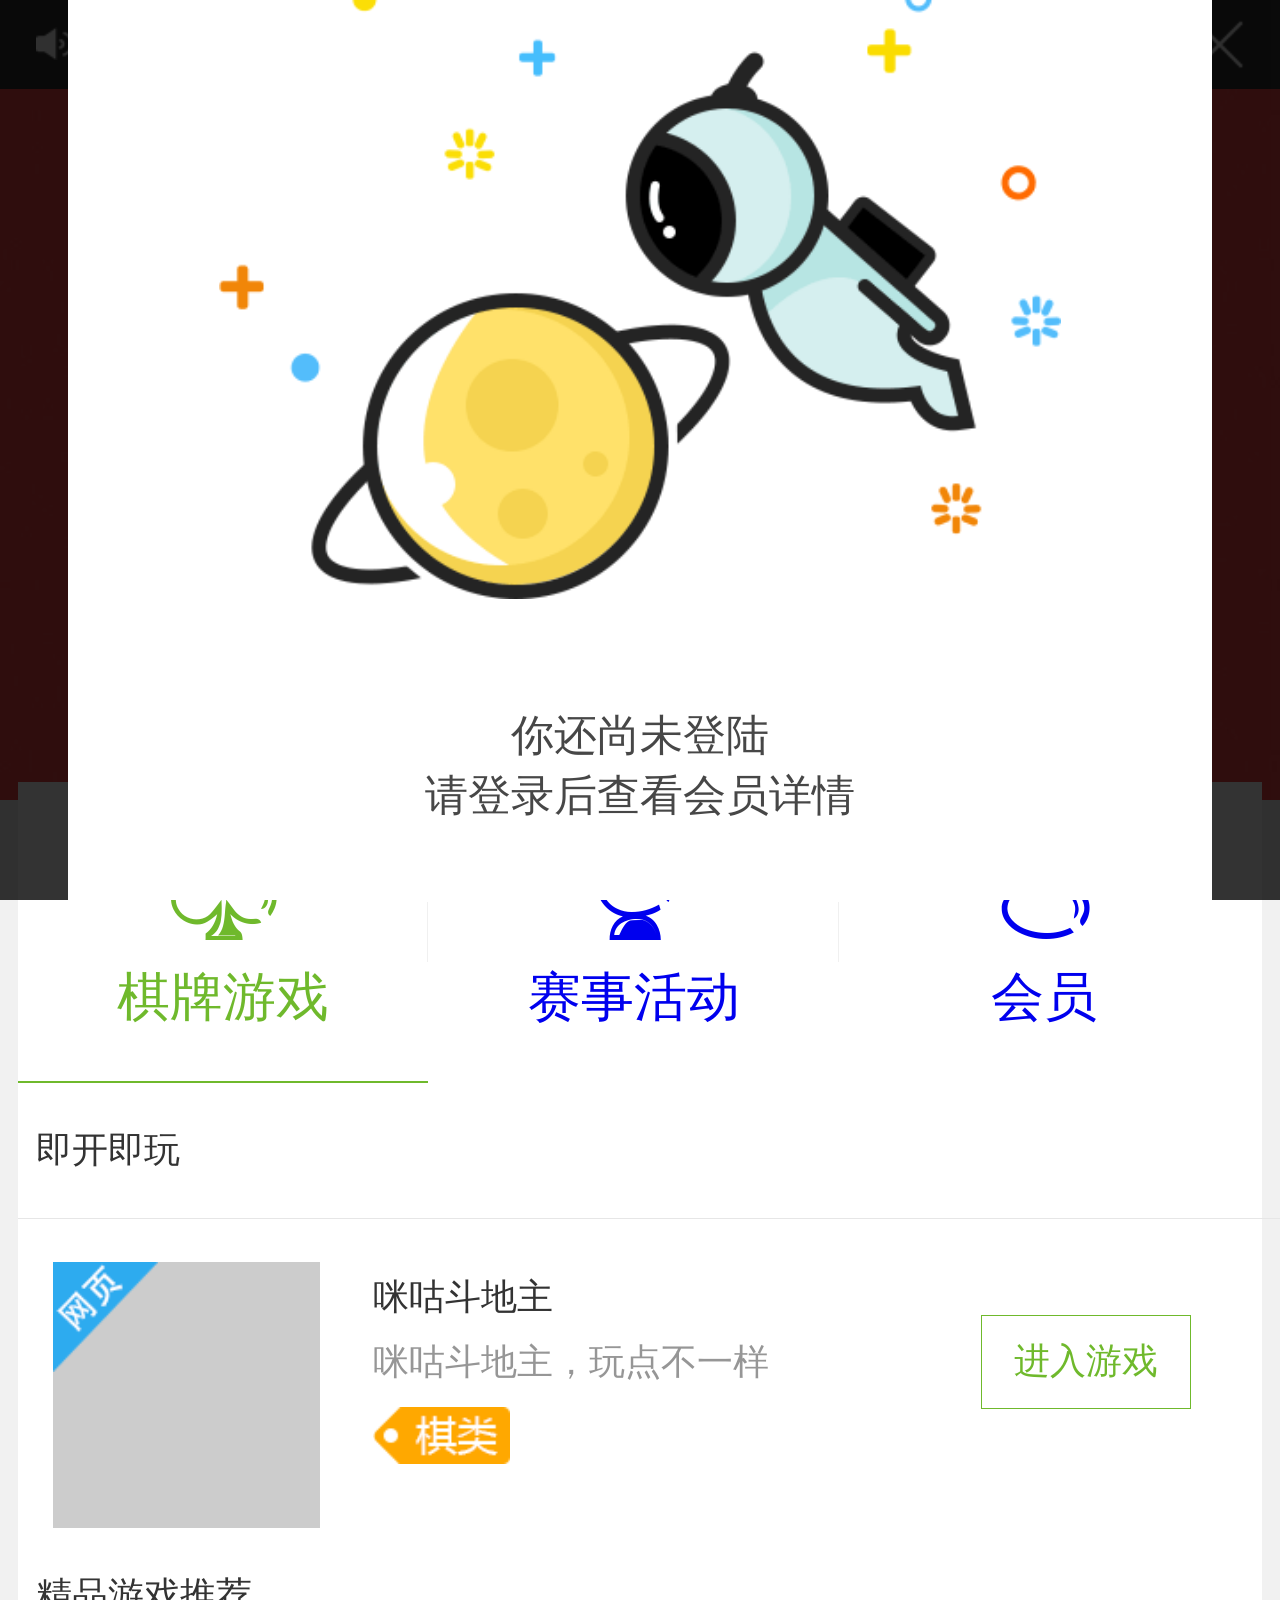
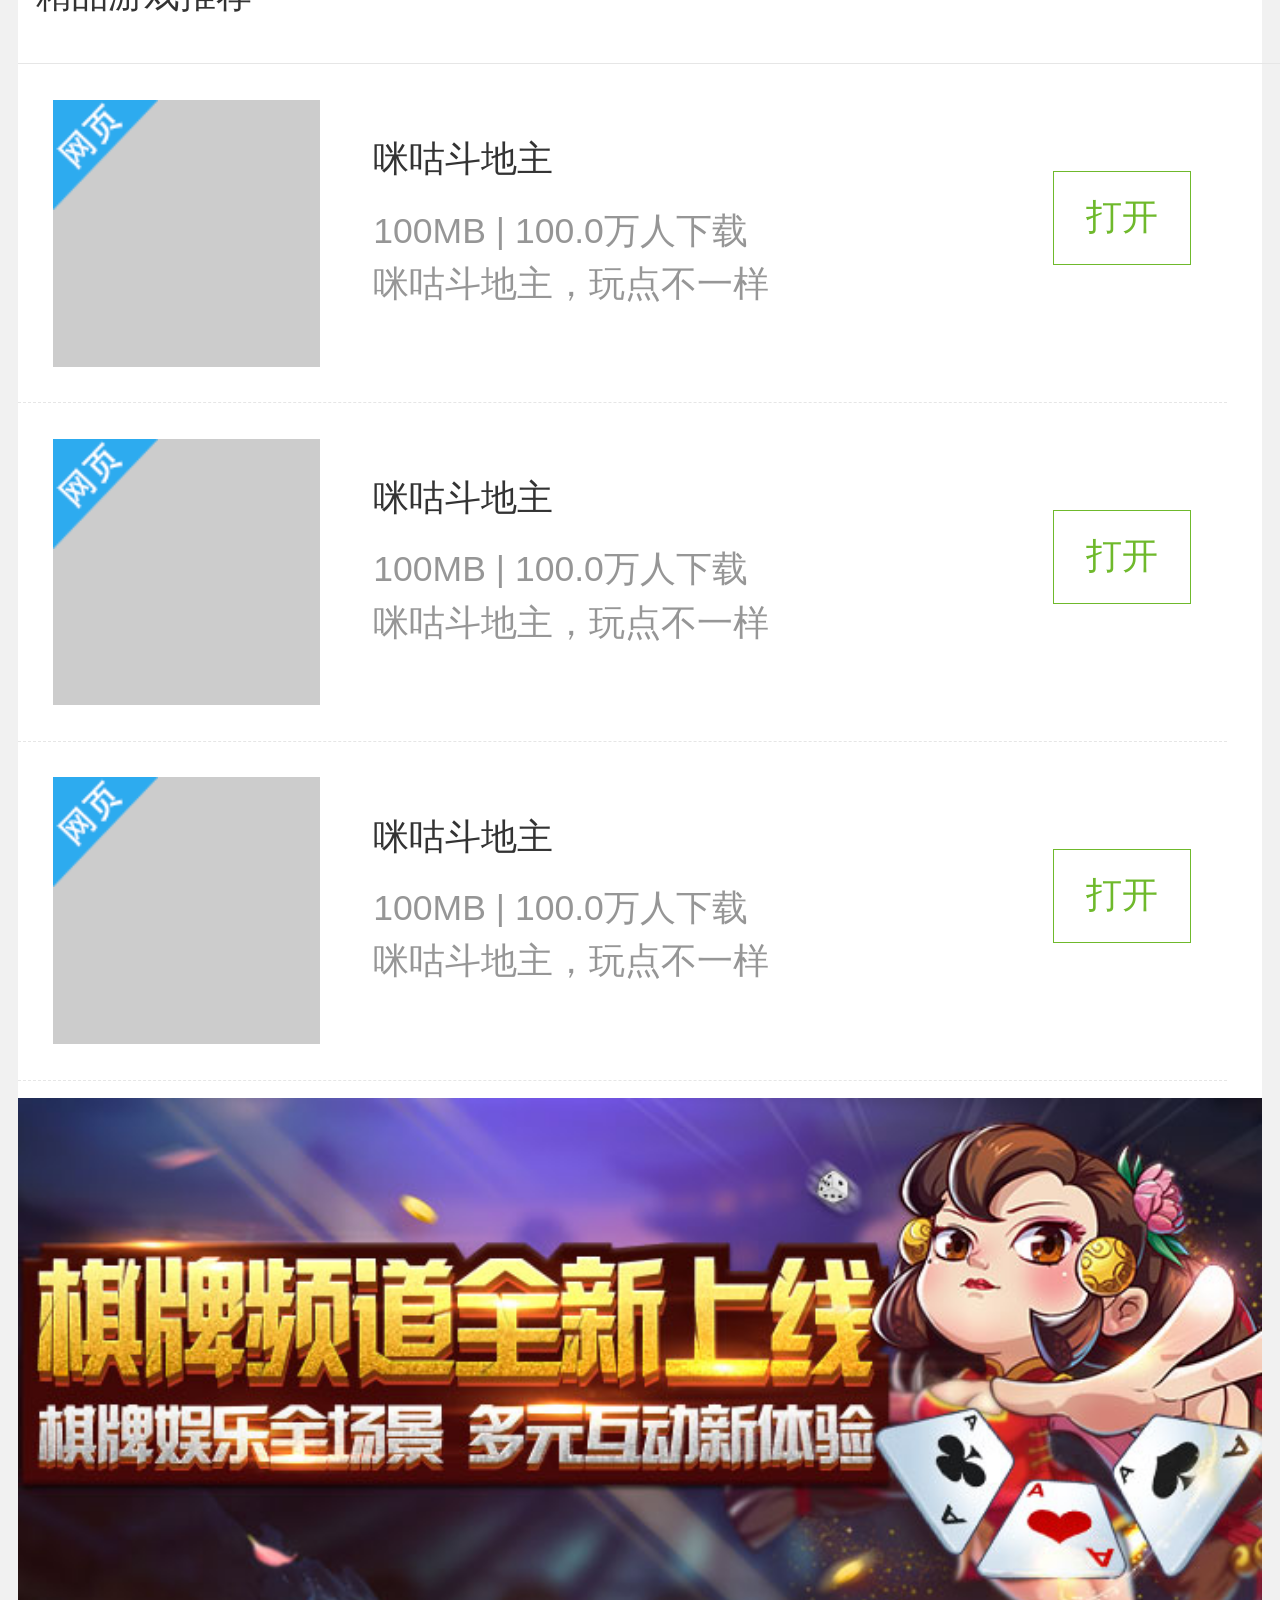
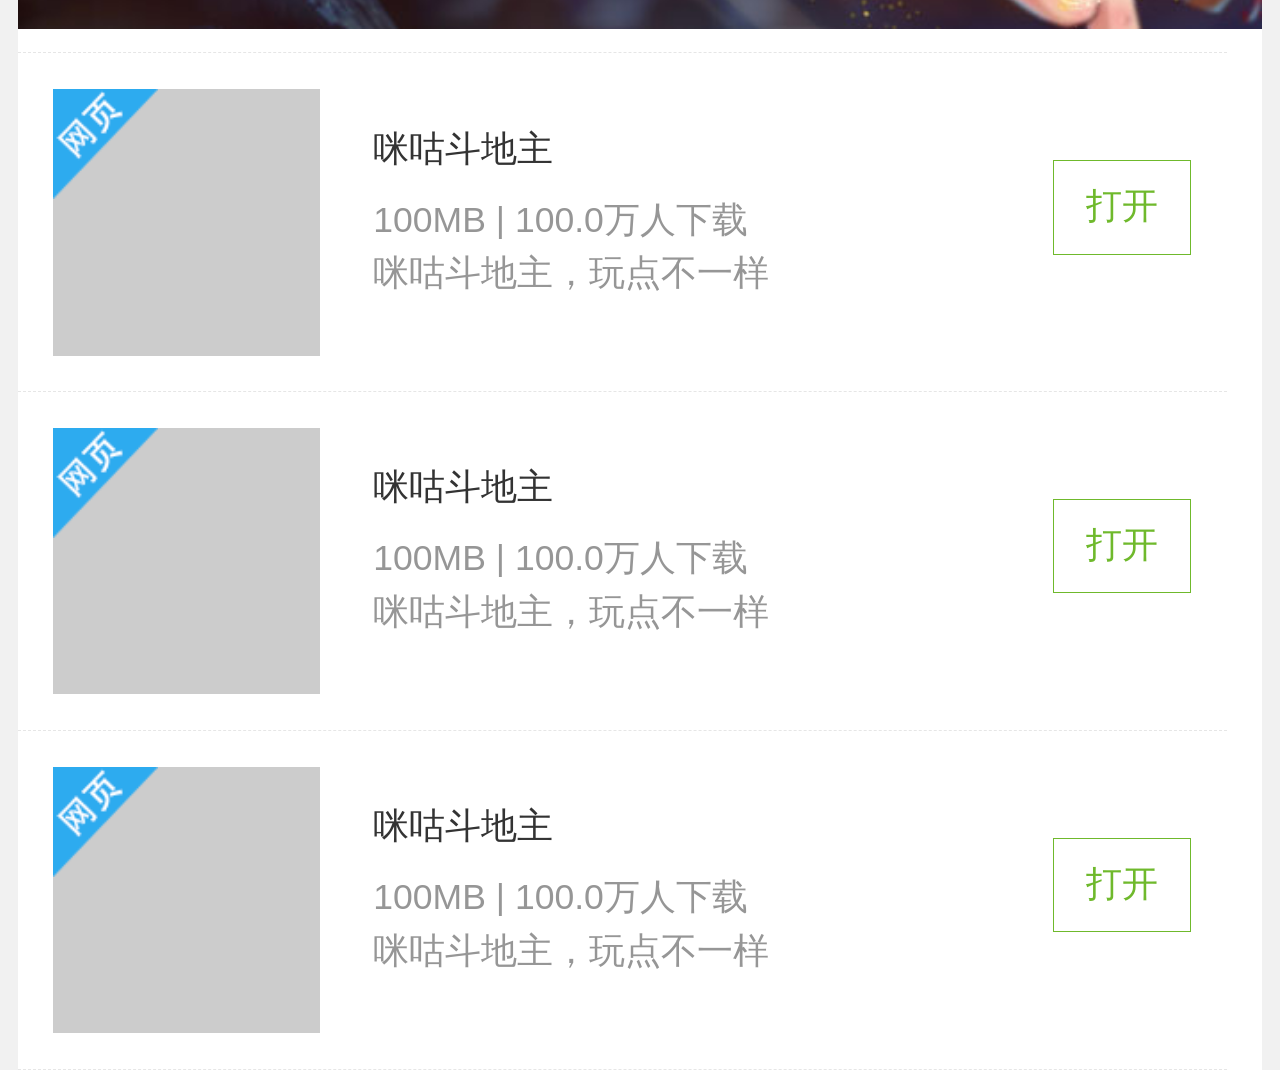
<file: src/app1/index.html>
<!DOCTYPE html>
<html lang="en" ng-app="app1">
<head>
    <meta charset="UTF-8">
    <meta name="viewport" content="width=device-width, initial-scale=1.0, minimum-scale=0.5, maximum-scale=2.0, user-scalable=no" >
    <title>棋牌游戏</title>

    <link rel="stylesheet" href="../bower_components/swiper/dist/css/swiper.min.css">
    <link href="../basecss/basecss.css" rel="stylesheet">

    <link href="css/font.css" rel="stylesheet">
    <link href="css/index.css" rel="stylesheet">
    <link href="css/view1.css" rel="stylesheet">
    <link href="css/view2.css" rel="stylesheet">
    <link href="css/view3.css" rel="stylesheet">
</head>
<body>

<div id="index_wraper">

    <!--跑马字符-->
    <div class="broadcast">
        <i class="broadcastIcon"></i>
        <div class="wrapper">
            <a href="#"><marquee>滚动的文字滚动的文字滚动的文字滚动的文字</marquee></a>
        </div>
        <b class="close"></b>
    </div>
    <!--轮播图-->
    <header>
        <div ng-controller="appCtrl">
            <div id="headerSlider" class="swiper-container">
                <div class="swiper-wrapper">
                    <div class="swiper-slide" ng-repeat="banner in bannerList">
                        <img ng-src='{{banner.src}}'>
                    </div>
                </div>
                <div class="swiper-pagination"></div>
            </div>
        </div>
    </header>

    <div class="chessMain">
        <nav>
            <ul class="nav_ul">
                <li auto-focus>
                    <a href="#/chessGame" data-toggle="item">
                        <b class="iconfont icon-gameIcon"></b>
                        棋牌游戏
                    </a>
                </li>
                <li auto-focus>
                    <a href="#/saishiActivity" data-toggle="item">
                        <b class="iconfont icon-saishiIcon"></b>
                        赛事活动
                    </a>
                </li>
                <li auto-focus>
                    <a href="#/vip" data-toggle="item">
                        <b class="iconfont icon-vipIcon"></b> 会员
                    </a>
                </li>
            </ul>
        </nav>
        <div ng-view></div>
    </div>
</div>
<div id="loginVip">
    <div class="content">
        <i></i>
        <p>你还尚未登陆</p>
        <p>请登录后查看会员详情</p>
        <a id="login">登录</a>
    </div>
</div>
<div id="scrollTop">回到顶部</div>

<script src="../bower_components/angular/angular.min.js"></script>
<script src="../bower_components/angular-route/angular-route.min.js"></script>
<script src="../bower_components/swiper/dist/js/swiper.min.js"></script>
<script src="js/resize.js"></script>
<script src="js/auto-focus.js"></script>
<script src="js/app.js"></script>

<script>
    window.onload=function () {
        var mySwiper = new Swiper('.swiper-container', {
            direction:"horizontal",/*横向滑动*/
            loop: true,
            //如果需要分页器
            pagination: '.swiper-pagination',
            paginationClickable: true,
            autoplay: 2000,
            autoplayDisableOnInteraction: false,
            observer:true,//修改swiper自己或子元素时，自动初始化swiper
            observeParents:true//修改swiper的父元素时，自动初始化swiper
        });
        var loginVip=document.getElementById('loginVip');
        document.getElementById('login').onclick=function () {
            loginVip.style.display='none';
        }
    }
</script>

</body>
</html>
</file>
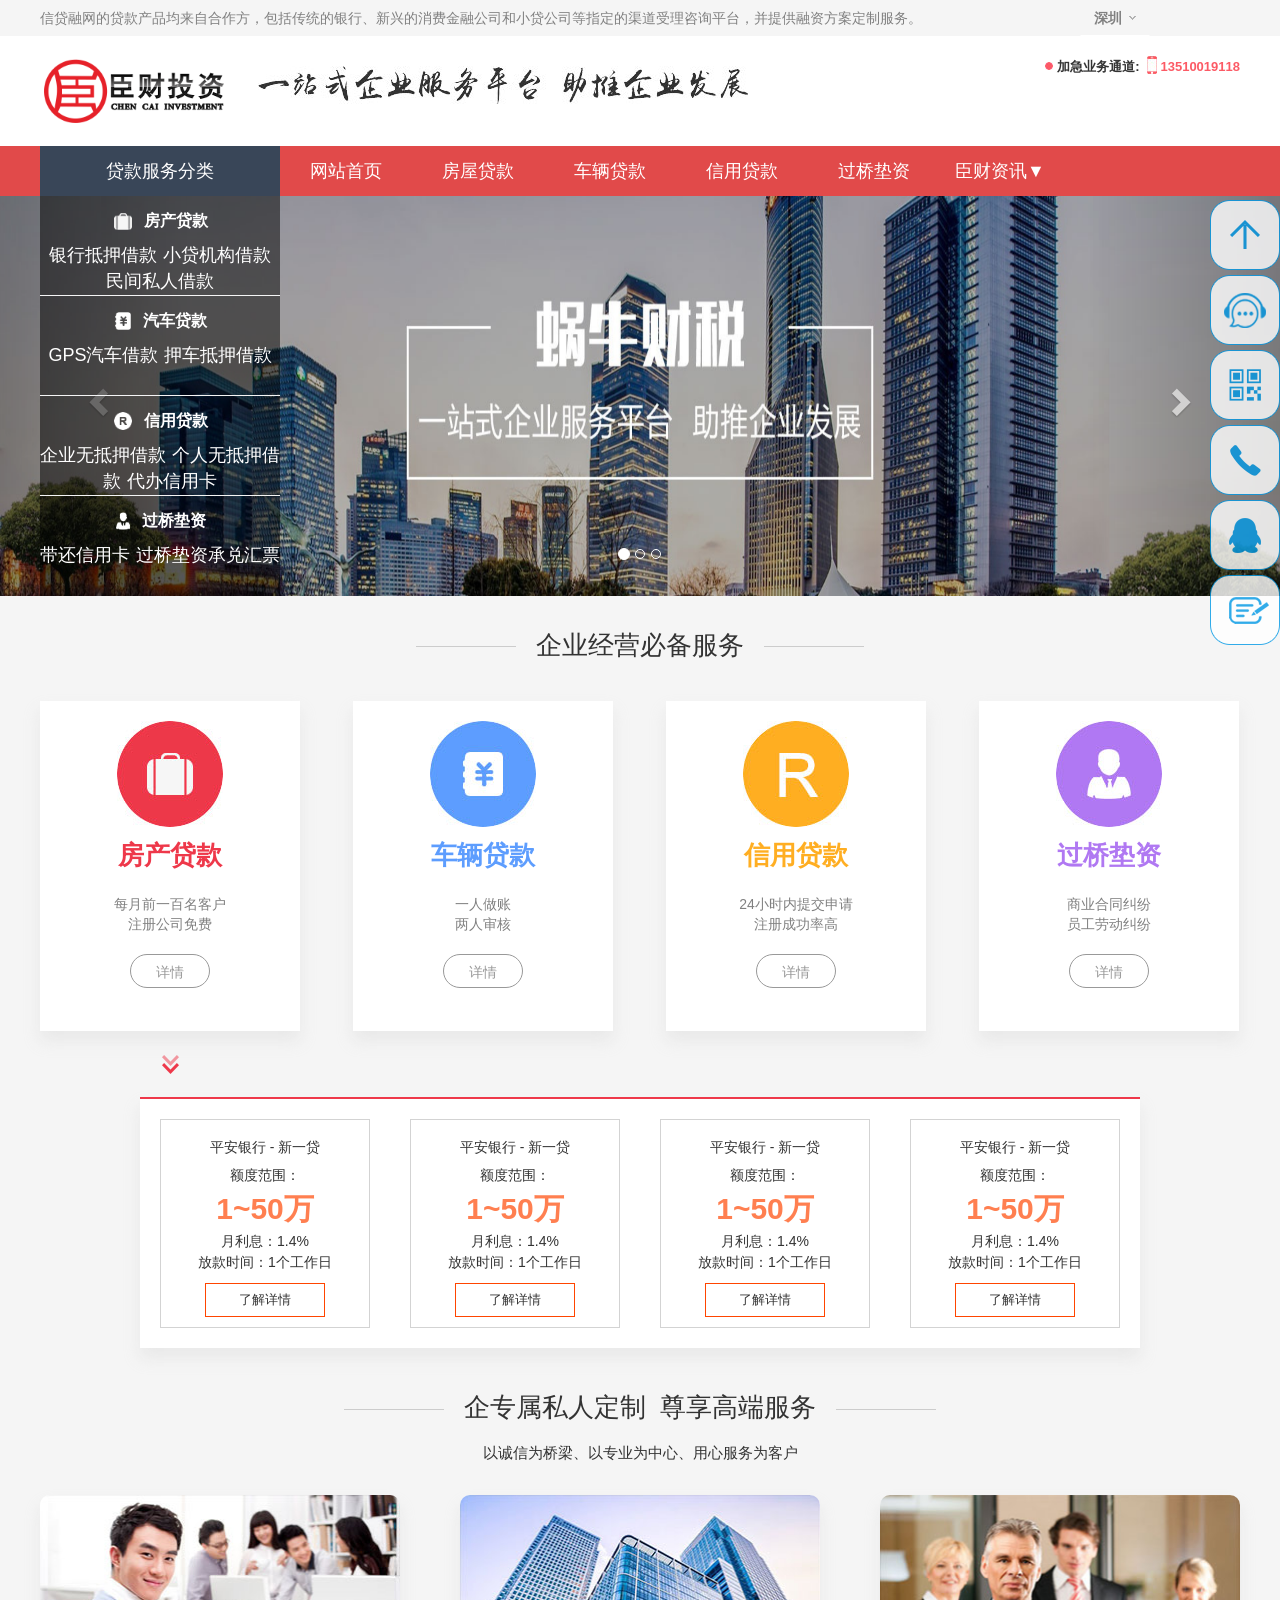
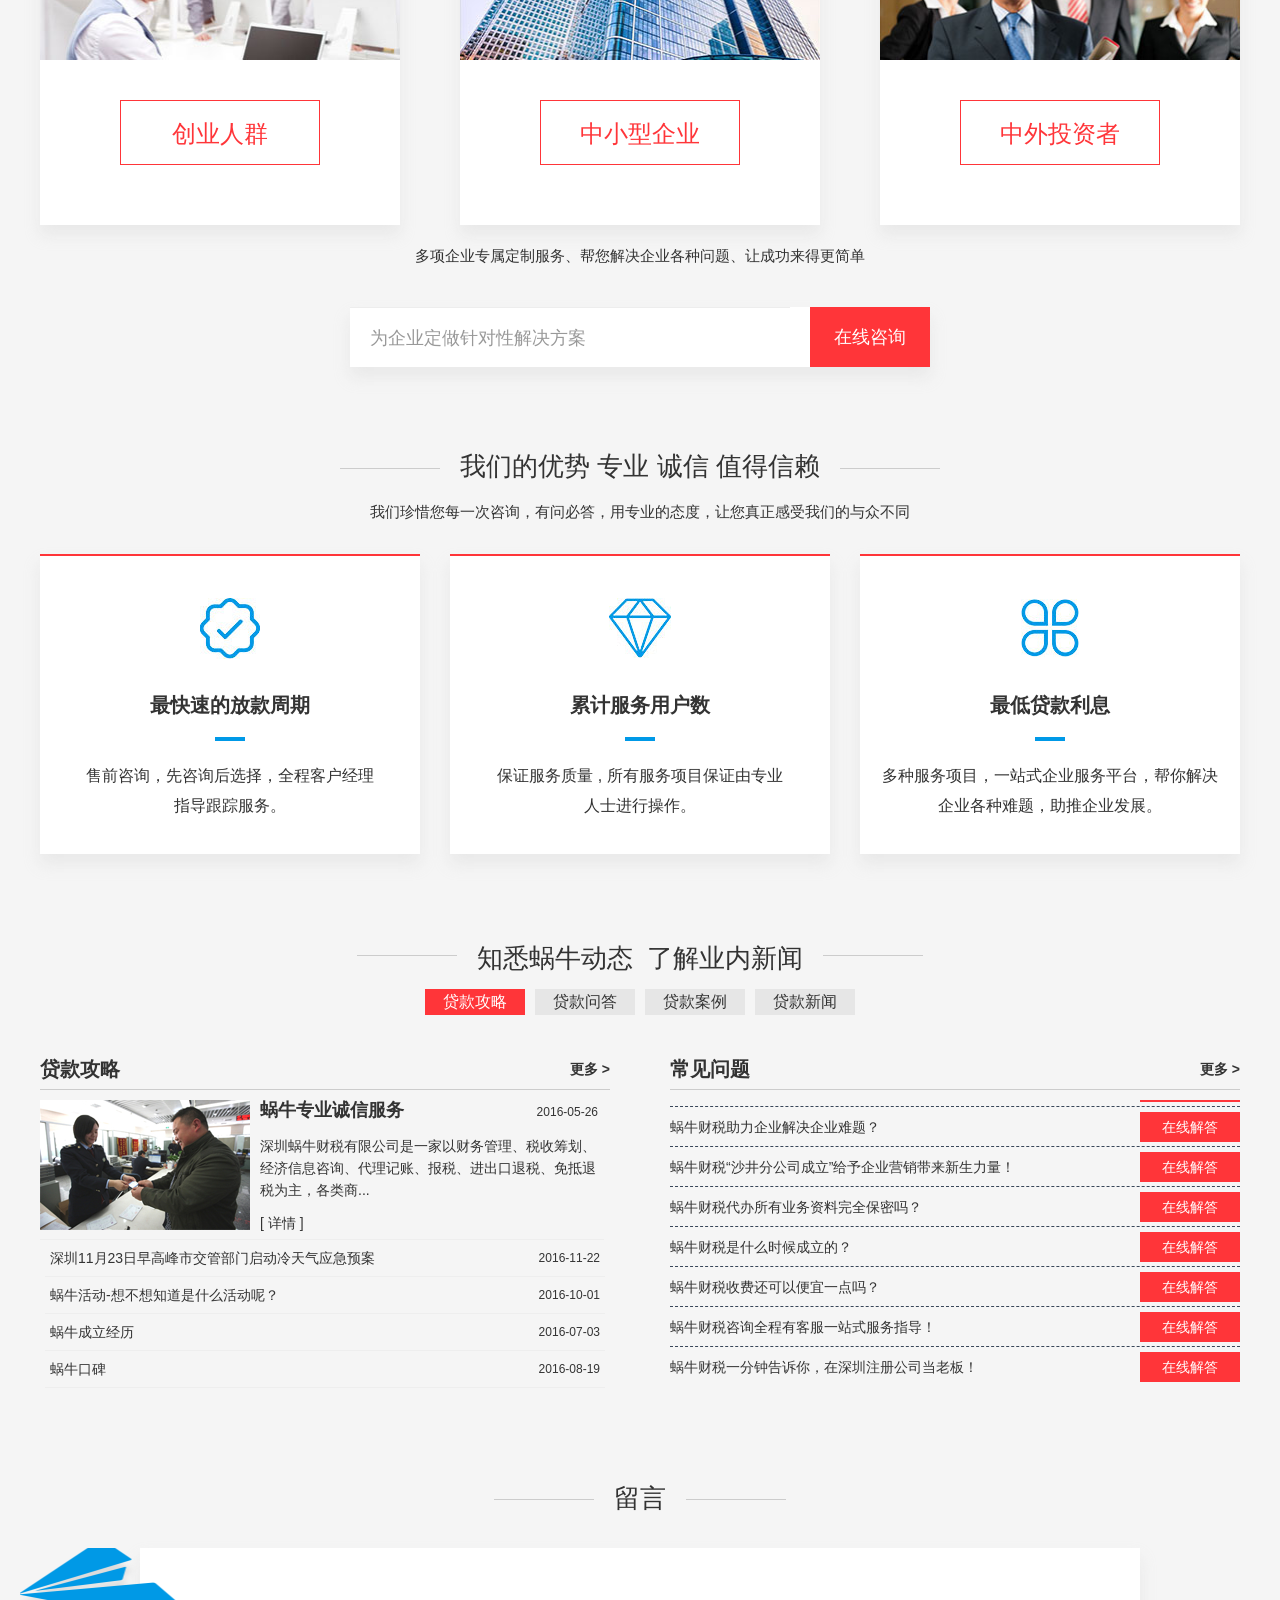
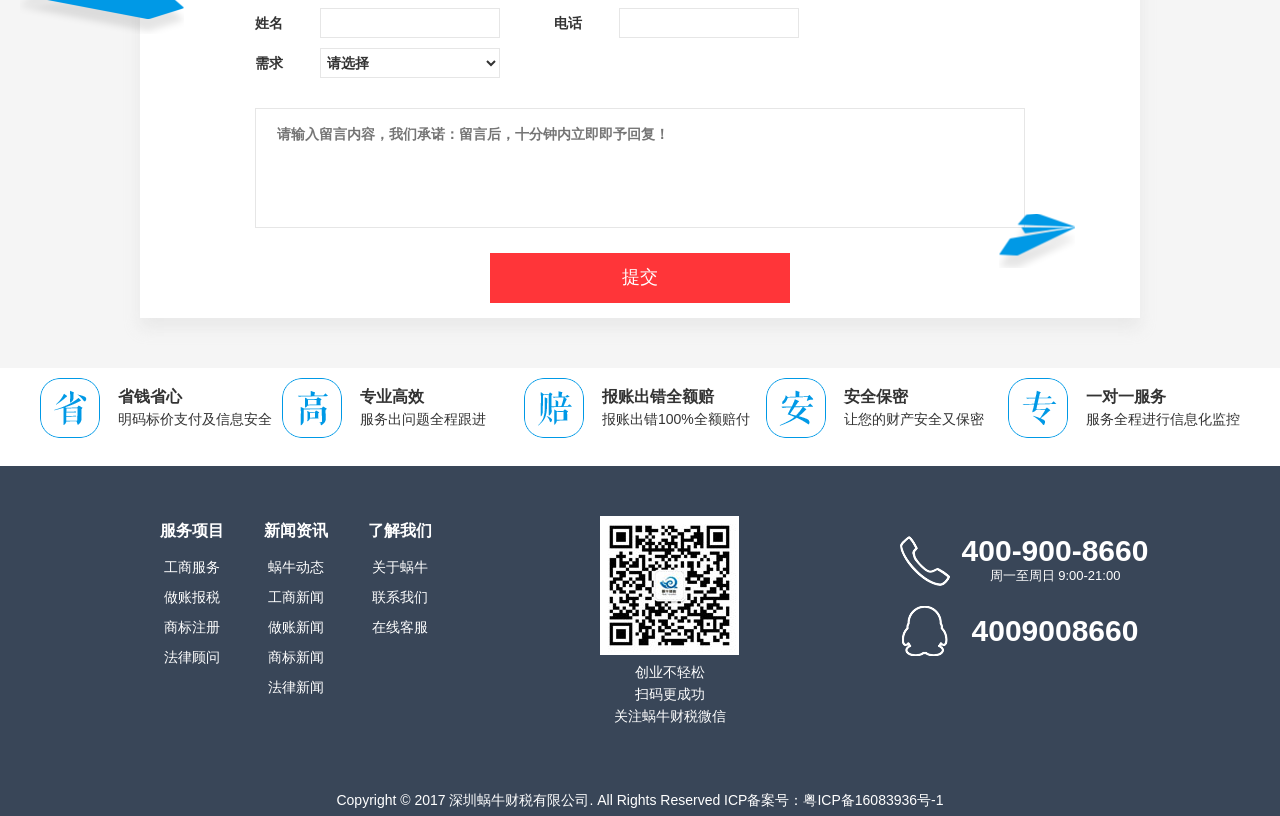
<file: src/woniu/index.html>
<!DOCTYPE html>
<html lang="en" ng-app="demoApp">
<head>
    <meta charset="UTF-8">
    <meta http-equiv="X-UA-Compatible" content="IE=edge,chrome=1">
    <meta name="keywords" content="" />
    <meta name="description" content="" />
    <title>首页</title>
    <link rel="stylesheet" href="../bower_components/bootstrap/dist/css/bootstrap.min.css">

    <link href="../basecss/basecss.css" rel="stylesheet">
    <link rel="stylesheet" type="text/css" href=css/header.css>
    <link rel="stylesheet" type="text/css" href=css/index.css>
    <link rel="stylesheet" type="text/css" href=css/footer.css>

    <script src="../bower_components/angular/angular.min.js"></script>
    <script src="../bower_components/jquery/dist/jquery.min.js"></script>
    <script src="../bower_components/bootstrap/dist/js/bootstrap.min.js"></script>
</head>
<body>
<header class="head">
    <div class="head_bgc">
        <div class="div1">
            <h1 style="display: none">深圳注册公司，深圳代理记账报税，深圳注册公司流程及费用。</h1>
            <div class="fl" style="position: relative;">
                信贷融网的贷款产品均来自合作方，包括传统的银行、新兴的消费金融公司和小贷公司等指定的渠道受理咨询平台，并提供融资方案定制服务。
            </div>
            <div class="head_city fr clearfix">
                <dl>
                    <dt><div>深圳<i></i></div></dt>
                    <dd>
                        <p><i></i>选择服务地区</p>
                        <ul class="clearfix">
                            <li class="fl"><a>深圳</a></li>
                            <li class="fl"><a>东莞</a></li>
                        </ul>
                    </dd>
                </dl>
            </div>
        </div>
    </div>

    <div class="head_ct">
        <div class="logo fl"><a class="logo_a"></a></div>
        <div class="headerct fl"><img src="images/head_ctt.jpg"></div>
        <div class="head_tr fr">
            <label><i></i>加急业务通道: &nbsp;</label><em></em><span> 13510019118</span>
        </div>
    </div>

    <div class="head_v">
        <div class="head_bt">
            <ul class="nav">
                <li class="act">贷款服务分类
                    <ul class="hid">
                        <li class="v1">
                            <dl>
                                <dt><a href="/" target="_blank"><em></em></a><a href="//" target="_blank">房产贷款</a></dt>
                                <dd><a href="/" target="_blank">银行抵押借款</a> <a href="//" target="_blank"></a>小贷机构借款 <a href="/gsfw/" target="_blank">民间私人借款</a></dd>
                            </dl>
                        </li>
                        <li class="v2">
                            <dl>
                                <dt><a href="//" target="_blank"><em></em></a><a href="//" target="_blank">汽车贷款</a></dt>
                                <dd><a href="//" target="_blank">GPS汽车借款</a> <a href="//" target="_blank">押车抵押借款</a></dd>
                            </dl>
                        </li>
                        <li class="v3">
                            <dl>
                                <dt><a href="//" target="_blank"><em></em></a><a href="//" target="_blank">信用贷款</a></dt>
                                <dd><a href="//" target="_blank">企业无抵押借款</a> <a href="//" target="_blank"> 个人无抵押借款</a> <a href="//" target="_blank">代办信用卡</a></dd>
                            </dl>
                        </li>
                        <li class="v4">
                            <dl>
                                <dt><a href="//" target="_blank"><em></em></a><a href="//" target="_blank">过桥垫资</a></dt>
                                <dd><a href="//" target="_blank">带还信用卡</a> <a href="//" target="_blank">过桥垫资</a><a href="//" target="_blank">承兑汇票</a></dd>
                            </dl>
                        </li>
                    </ul>
                </li>
                <li class="woniunav"><a href="" class="on" >网站首页</a></li>
                <li class="woniunav"><a href="" target="_blank">房屋贷款</a></li>
                <li class="woniunav"><a href="" target="_blank">车辆贷款</a></li>
                <li class="woniunav"><a href="" target="_blank">信用贷款</a></li>
                <li class="woniunav"><a href="" target="_blank">过桥垫资</a></li>

                <li class="nav_menu-item">
                    <a href="" target="_blank">臣财资讯▼</a>
                    <ul class="nav_submenu">
                        <li class="nav_submenu-item">一个蜗牛</li>
                        <li class="nav_submenu-item">两个蜗牛</li>
                        <li class="nav_submenu-item">三个蜗牛</li>
                    </ul>
                </li>
            </ul>
        </div>
    </div>

    <!--轮播图-->
    <div style="width: 100%" id="carousel-example-generic" class="carousel slide" data-ride="carousel">
        <!-- Indicators -->
        <ol class="carousel-indicators">
            <li data-target="#carousel-example-generic" data-slide-to="0" class="active"></li>
            <li data-target="#carousel-example-generic" data-slide-to="1"></li>
            <li data-target="#carousel-example-generic" data-slide-to="2"></li>
        </ol>
        <!-- Wrapper for slides -->
        <div style="width: 100%" class="carousel-inner" role="listbox">
            <div class="item active">
                <img style="height: 400px;width: 100%" src="uploads/2016/11/221448318750.jpg" alt="...">
            </div>
            <div class="item">
                <img style="height: 400px;width: 100%" src="uploads/2017/03/060934061319.jpg" alt="...">
            </div>
            <div class="item">
                <img style="height: 400px;width: 100%" src="uploads/2016/11/181127383293.jpg" alt="...">
            </div>
        </div>
        <!-- Controls -->
        <a class="left carousel-control" href="#carousel-example-generic" role="button" data-slide="prev">
            <span class="glyphicon glyphicon-chevron-left" aria-hidden="true"></span>
            <span class="sr-only">Previous</span>
        </a>
        <a class="right carousel-control" href="#carousel-example-generic" role="button" data-slide="next">
            <span class="glyphicon glyphicon-chevron-right" aria-hidden="true"></span>
            <span class="sr-only">Next</span>
        </a>
    </div>
</header>

<breadcrumb></breadcrumb>

<!-- 右侧边栏 -->
<div class="side">
    <ul>
        <li style="border:none;width:70px;height:70px;margin-left: 0;">
            <a href="javascript:goTop();" class="sidetop"><img src="./images/sider.png" style="height:70px;"></a>
        </li>
        <li>
            <a href="http://pwt.zoosnet.net/lr/chatpre.aspx?id=pwt33589766&lng=cn&gw" target="_blank"><div class="sidebox sidebox2"></div></a>
        </li>
        <li class="sider_h">
            <a href="javascript:void(0);"><div class="sideboxx"><img src="./images/sider2.png">微信公众号</div></a><img src="./images/sider_2wm.png" class="sider_2wm">
        </li>
        <li>
            <a href="javascript:void(0);"><div class="sidebox sidebox3"></div></a>
        </li>
        <li>
            <a href="http://wpa.b.qq.com/cgi/wpa.php?ln=2&uin=4009008660&from=1;" target="_blank"><div class="sidebox sidebox4"></div></a>
        </li>
        <li><a><div class="sidebox sidebox5"></div></a></li>
    </ul>
</div>

<!--左侧边栏-->
<!--<div id="sider_left">-->
    <!--<a href="http://pwt.zoosnet.net/LR/Chatpre.aspx?id=PWT33589766&lng=cn&gw" target="_blank"><img src="./images/sider_left.png"></a>-->
<!--</div>-->

<footer>
    <div class="feate">
        <ul>
            <li>
                <dt class="fea1"></dt>
                <dd><strong>省钱省心</strong><p>明码标价支付及信息安全</p></dd>
            </li>
            <li>
                <dt class="fea2"></dt>
                <dd><strong>专业高效</strong><p>服务出问题全程跟进</p></dd>
            </li>
            <li>
                <dt class="fea3"></dt>
                <dd><strong>报账出错全额赔</strong><p>报账出错100%全额赔付</p></dd>
            </li>
            <li>
                <dt class="fea4"></dt>
                <dd><strong>安全保密</strong><p>让您的财产安全又保密</p></dd>
            </li>
            <li>
                <dt class="fea5"></dt>
                <dd><strong>一对一服务</strong><p>服务全程进行信息化监控</p></dd>
            </li>
            <div class="clear"></div>
        </ul>
    </div>
    <!-- 网站底部 -->
    <div id="footer" >
        <div class="footer">
            <div class="foot_l">
                <dl>
                    <dt>服务项目</dt>
                    <dd><a>工商服务</a></dd>
                    <dd><a>做账报税</a></dd>
                    <dd><a>商标注册</a></dd>
                    <dd><a>法律顾问</a></dd>
                </dl>
                <dl>
                    <dt>新闻资讯</dt>
                    <dd><a>蜗牛动态</a></dd>
                    <dd><a>工商新闻</a></dd>
                    <dd><a>做账新闻</a></dd>
                    <dd><a>商标新闻</a></dd>
                    <dd><a>法律新闻</a></dd>
                </dl>
                <dl>
                    <dt>了解我们</dt>
                    <dd><a>关于蜗牛</a></dd>
                    <dd><a>联系我们</a></dd>
                    <dd><a href="http://pwt.zoosnet.net/lr/chatpre.aspx?id=pwt33589766&lng=cn&gw" target="_blank">在线客服</a></dd>
                </dl>
            </div>
            <div class="foot_c"><img src="images/2wm.jpg"><p>创业不轻松<br/>扫码更成功<br/>关注蜗牛财税微信</p></div>
            <div class="foot_r">
                <dl>
                    <dt class="i fl"></dt>
                    <dd class="bt_phone fr"><strong>400-900-8660</strong><p>周一至周日 9:00-21:00</p></dd>
                </dl>
                <div style="clear: both"></div>
                <dl>
                    <a href="http://wpa.b.qq.com/cgi/wpa.php?ln=2&uin=4009008660&from=1" target="_blank"><dt class="em fl"></dt></a>
                    <dd class="bt_qq fr"><a href="http://wpa.b.qq.com/cgi/wpa.php?ln=2&uin=4009008660&from=1" target="_blank"><strong>4009008660</strong></a></dd>
                </dl>
                <div style="clear: both"></div>
            </div>
            <div class="bottom">Copyright © 2017 深圳蜗牛财税有限公司. All Rights Reserved ICP备案号：粤ICP备16083936号-1</div>
        </div>
    </div>
</footer>

<script src="js/scroll.js"></script>

<script>
    var demoApp = angular.module('demoApp', []);
    demoApp.directive('breadcrumb', [function() {
        return {
            // 指定当前指令的类型什么样的
            // restrict: 'EA',//不设置就是默认全部
            // // E = Element, A = Attribute, C = Class, M = Comment
            templateUrl: './index_content.html',
            replace: true
        };
    }]);
</script>

<script>
    $('.carousel').carousel({interval: 2000});
    //回到顶部
    function goTop(){
        $('html,body').animate({'scrollTop':0},500);
    }
</script>

<script>
    $(document).ready(function(){
        setTimeout(function () {
            var tabTitle = "#index_item .tou li";
            var tabIco = "#index_item .ico li";
            var tabContent = "#index_item .wei li";
            $(tabIco + ":first").addClass("on");
            $(tabContent).not(":first").hide();
            $(tabTitle).unbind("click").bind("mouseover", function(){
                var index = $(tabTitle).index( $(this) );
                $(tabIco).eq(index).siblings(tabIco).removeClass("on").end().addClass("on");
                $(tabContent).eq(index).siblings(tabContent).hide().end().show();
            });


            var newsTitle = "#news_inx .newstitle li";
            var newsContent_l = "#news_inx .newslist .news_l";
            var newsContent_r = "#news_inx .newslist .news_r ul";

            $(newsTitle + ":first").addClass("on");
            $(newsContent_l).not(":first").hide();

            $(newsTitle).unbind("click").bind("mouseover", function(){
                $(this).siblings(newsTitle).removeClass("on").end().addClass("on");
                var index = $(newsTitle).index( $(this) );
                $(newsContent_l).eq(index).siblings(newsContent_l).hide().end().show();
                $(newsContent_r).eq(index).siblings(newsContent_r).removeClass("on").end().addClass("on");
            });
            //问题滚动
            $("dd.myscroll").myScroll({ speed:40, rowHeight:40});
        },500);
    });
</script>
<script>

</script>
</body>
</html>
</file>
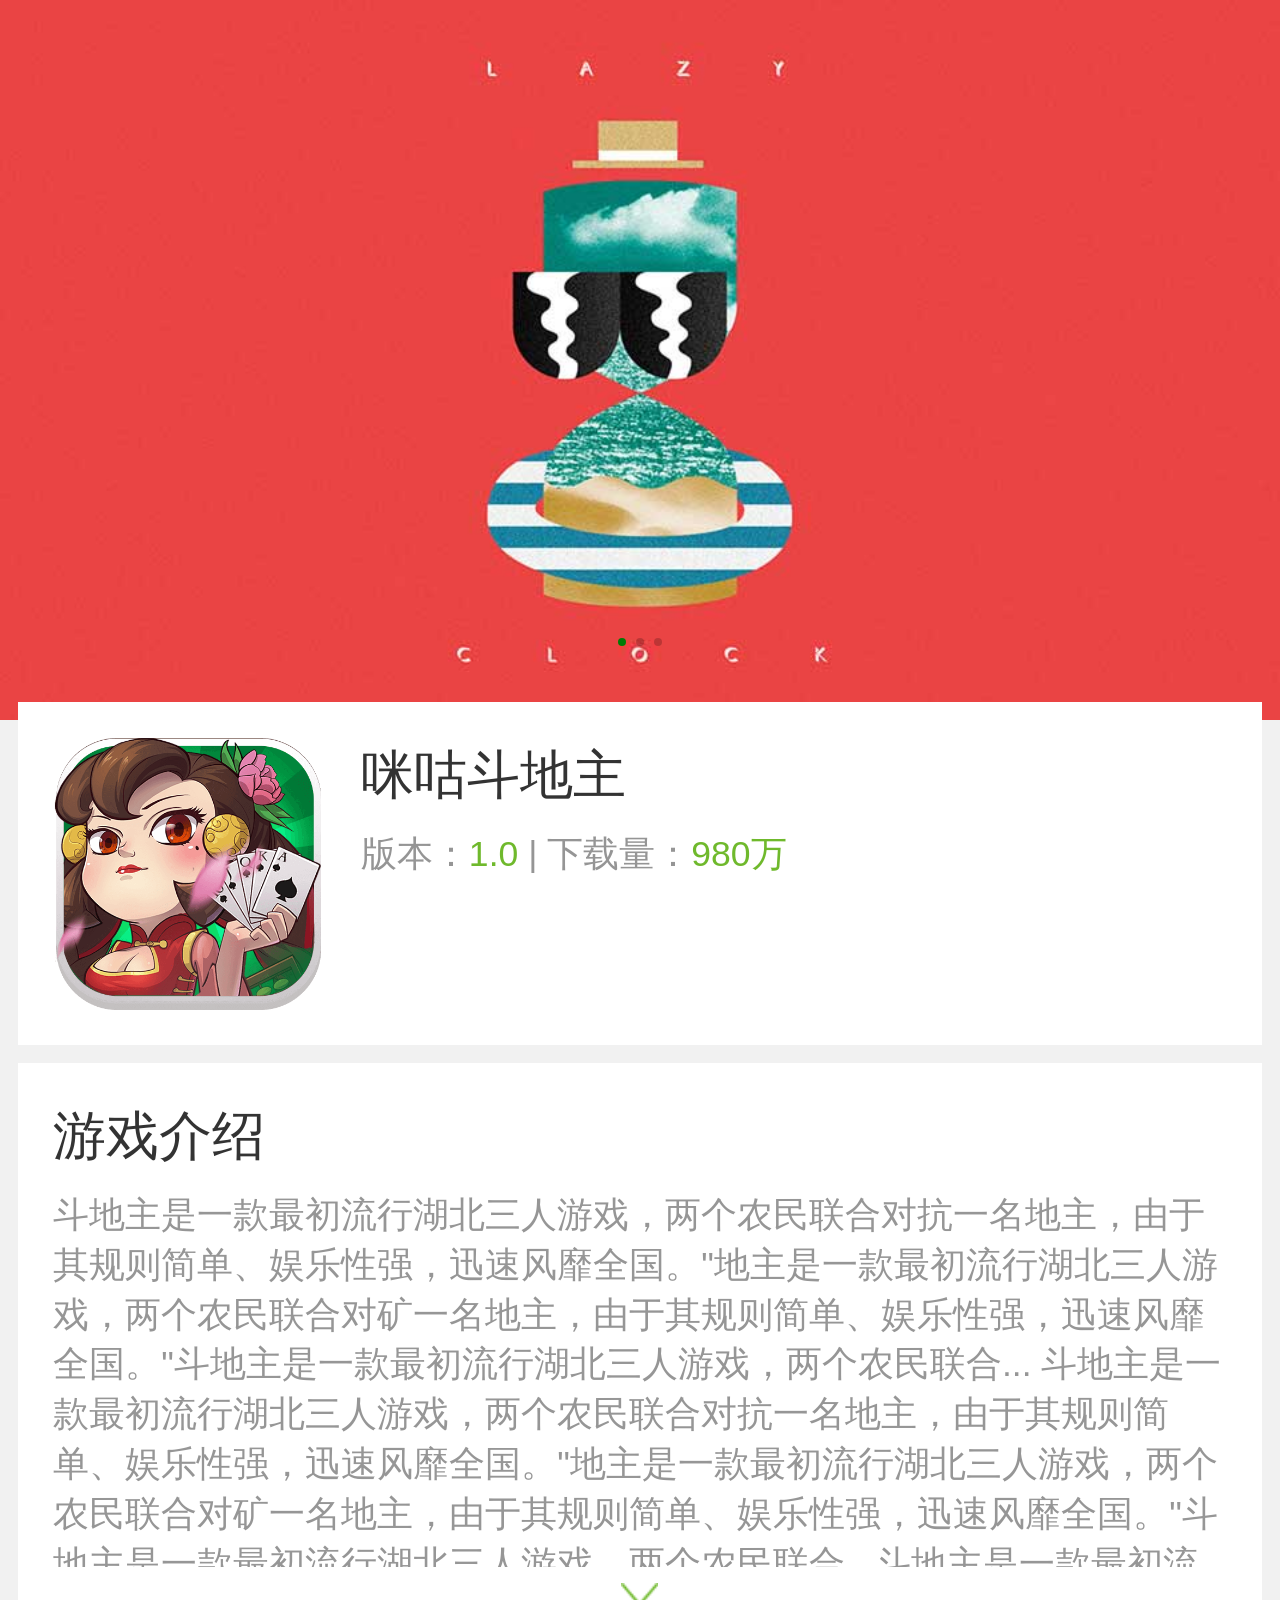
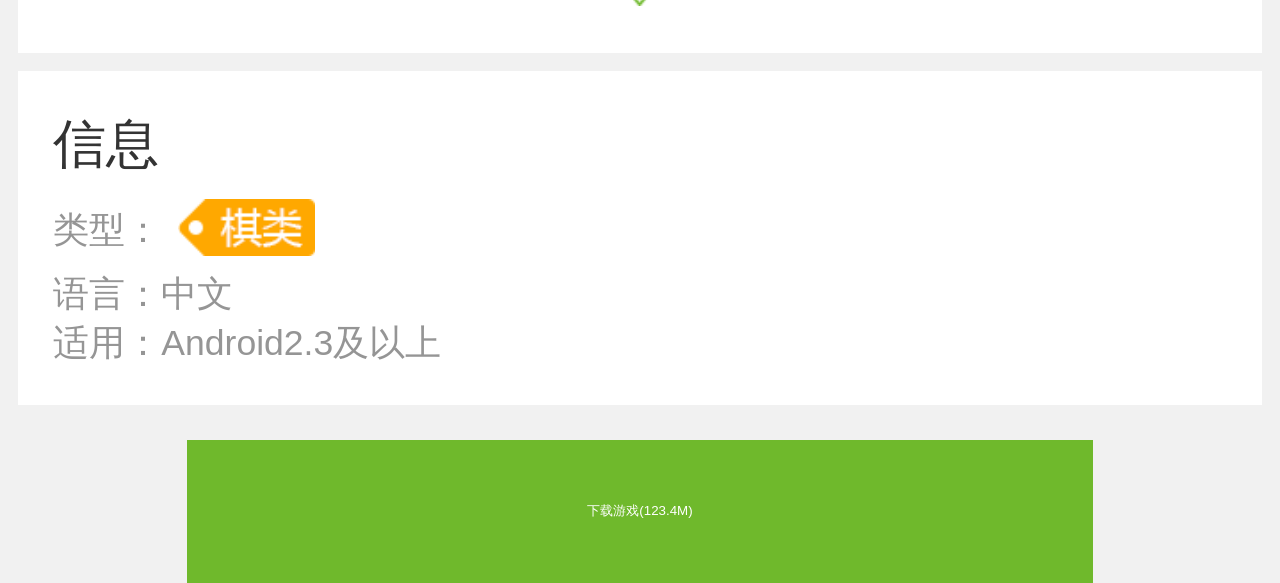
<file: src/app1/detail.html>
<!DOCTYPE html>
<html lang="en" ng-app="detail">
<head>
    <meta charset="UTF-8">
    <meta name="viewport" content="width=device-width, initial-scale=1.0, minimum-scale=0.5, maximum-scale=2.0, user-scalable=no" >
    <title>棋牌详情</title>
    <link rel="stylesheet" href="../bower_components/swiper/dist/css/swiper.min.css">
    <link href="../basecss/basecss.css" rel="stylesheet">
    <link href="css/font.css" rel="stylesheet">
    <link href="css/detail.css" rel="stylesheet">
</head>
<body ng-controller="detailCtrl">


<div id="detail_wraper">

    <div class="swiper-container">
        <div class="swiper-wrapper">
            <div class="swiper-slide" ng-repeat="banner in bannerList1111">
                <img ng-src="{{banner.src}}">
            </div>
        </div>
        <div class="swiper-pagination"></div>
    </div>

    <div class="chessDetails">
        <section class="clearfix">
            <i></i>
            <h2>咪咕斗地主</h2>
            <p>版本：<span>1.0</span>  |  下载量：<span>980万</span></p>
        </section>
        <section>
            <h2>游戏介绍</h2>
            <div class="introduction">
                斗地主是一款最初流行湖北三人游戏，两个农民联合对抗一名地主，由于其规则简单、娱乐性强，迅速风靡全国。"地主是一款最初流行湖北三人游戏，两个农民联合对矿一名地主，由于其规则简单、娱乐性强，迅速风靡全国。"斗地主是一款最初流行湖北三人游戏，两个农民联合...
                斗地主是一款最初流行湖北三人游戏，两个农民联合对抗一名地主，由于其规则简单、娱乐性强，迅速风靡全国。"地主是一款最初流行湖北三人游戏，两个农民联合对矿一名地主，由于其规则简单、娱乐性强，迅速风靡全国。"斗地主是一款最初流行湖北三人游戏，两个农民联合...斗地主是一款最初流行湖北三人游戏，两个农民联合对抗一名地主，由于其规则简单、娱乐性强，迅速风靡全国。"地主是一款最初流行湖北三人游戏，两个农民联合对矿一名地主，由于其规则简单、娱乐性强，迅速风靡全国。"斗地主是一款最初流行湖北三人游戏，两个农民联合...
                <i></i>
            </div>
        </section>
        <section class="message">
            <h2>信息</h2>
            <p class="p1"><span>类型：</span><i class="buChong labelChees label_responsive_bg"></i></p>
            <p>语言：中文</p>
            <p>适用：Android2.3及以上</p>
        </section>
        <button>下载游戏(123.4M)</button>
    </div>

</div>

<script src="../bower_components/angular/angular.min.js"></script>
<script src="../bower_components/swiper/dist/js/swiper.min.js"></script>
<script src="js/resize.js"></script>
<script src="js/detail.js"></script>
<script>
    window.onload=function () {
        var mySwiper = new Swiper('.swiper-container', {
            direction:"horizontal",/*横向滑动*/
            loop: true,
            //如果需要分页器
            pagination: '.swiper-pagination',
            paginationClickable: true,
            autoplay: 2000,
            autoplayDisableOnInteraction: false,
            observer:true,//修改swiper自己或子元素时，自动初始化swiper
            observeParents:true//修改swiper的父元素时，自动初始化swiper
        });
    };
</script>
</body>
</html>
</file>
<file: src/basecss/basecss.css>
@charset "utf-8";

* {margin: 0;padding: 0;}

html, body, div, span, h1, h2, h3, h4, h5, h6,
dl, dt, dd, ol, ul, li,a,
form, label,input,img,form,p,
table, caption, tbody, tfoot, thead, tr, th, td,

applet, object, iframe, blockquote, pre, abbr, acronym, address, big,
cite, code, del, dfn, em, font, ins, kbd, q, s, samp, small, strike, strong,
sub, sup, tt, var, b, u, i, center, fieldset, legend,select,textarea{
    border: 0;
    outline: 0;
    font-size: 100%;
    vertical-align: baseline;
    background: transparent;
    list-style: none;
}
textarea{resize: none;outline: none}

body {
    background: #f1f1f1;
    word-wrap: break-word;
    color: #333;
    font-family: "Microsoft YaHei", Arial, Helvetica, sans-serif;
    line-height: 1.4;
}

html,body{width: 100%; height:100%; position: relative;}

ul,li,dl,dt,dd,span,del,b,font,label,ol,div{list-style-type:none;}

ul,li,ol{list-style: none;}
i,b,em{font-style: normal;}

h1,h2,h3,h4,h5,h6{ font-weight:normal;}

img{border:0; display:block;}

em,i,s{ font-style:normal;}

a{text-decoration:none;outline:none;}

a:hover{cursor:pointer;text-decoration:none;outline:none;}

.fl{float: left}
.fr{float: right}
.tl{text-align: left;}
.tc{text-align: center;}
.tr{text-align: right;}

.none { display: none; }

.clearfix {
    *zoom: 1;
}
.clearfix:after {
    content: " ";
    display: block;
    overflow: hidden;
    visibility: hidden;
    height: 0;
    clear: both;
}
</file>
<file: src/app1/css/font.css>
@font-face {
    font-family: "iconfont";
    src: url('../libs/font/iconfont.eot?t=1489395650701'); /* IE9*/
    src: url('../libs/font/iconfont.eot?t=1489395650701#iefix') format('embedded-opentype'), /* IE6-IE8 */
    url('../libs/font/iconfont.woff?t=1489395650701') format('woff'), /* chrome, firefox */
    url('../libs/font/iconfont.ttf?t=1489395650701') format('truetype'), /* chrome, firefox, opera, Safari, Android, iOS 4.2+*/
    url('../libs/font/iconfont.svg?t=1489395650701#iconfont') format('svg'); /* iOS 4.1- */
}
[class^="icon-"], [class*=" icon-"] {
    /* use !important to prevent issues with browser extensions that change fonts */
    font-family: 'iconfont' !important;
    speak: none;
    font-style: normal;
    font-weight: normal;
    font-variant: normal;
    font-size:0.6rem;
    text-transform: none;
    line-height: 1;
    /* Better Font Rendering =========== */
    -webkit-font-smoothing: antialiased;
    -moz-osx-font-smoothing: grayscale;
}

.icon-gameIcon:before { content: "\e601"; }
.icon-saishiIcon:before { content: "\e602"; }
.icon-vipIcon:before { content: "\e603"; }
</file>
<file: src/app1/css/index.css>
@charset "utf-8";

/*跑马灯*/
#index_wraper .broadcast{
    height: 0.5rem;
    line-height: 0.5rem;
    background: #303030;
    font-size: 0.12rem;
    color: #f1f1f1;
    padding-left: 0.2rem;
}
#index_wraper .swiper-pagination-bullet-active{
    background: #007B06;
}
.broadcast .broadcastIcon{
    display: inline-block;
    width: 0.21rem;
    height: 0.19rem;
    float: left;
    background: url("../images/broadcastIcon.png") no-repeat;
    background-size:0.21rem 0.19rem ;
    -moz-background-size:0.21rem 0.19rem;
    -webkit-background-size:0.21rem 0.19rem;
    margin-right: 0.12rem;
    position: relative;
    top: 50%;
    margin-top: -0.1rem;
}
.broadcast .close{
    display: inline-block;
    float: right;
    width: 0.28rem;
    height: 0.28rem;
    background: url("../images/closeIcon.png") no-repeat;
    background-size:0.28rem 0.28rem ;
    -moz-background-size:0.28rem 0.28rem;
    -webkit-background-size:0.28rem 0.28rem;
    position:relative;
    top: 50%;
    margin-top: -0.14rem;
    right: 0.2rem;
}
.broadcast .wrapper {
    font-size: 0.12rem;
    white-space: nowrap;
    overflow: hidden;
    width: 5.89rem;
    background: transparent;
    float: left;
    color: #fff
}
.wrapper a{
    width: 1000px;
    overflow: hidden;
    color:#fff;
    font-size: 12px;
}

/*轮播图*/
#index_wraper header{
    width: 100%;
    background: #ccc;
    height:4.0rem;
    position: relative;
}
#index_wraper .swiper-container{
    width: 100%;
    height: 100%;
    position: absolute;
    top: 0;
}
#index_wraper .swiper-container .swiper-slide img{
    width: 100%;
}

/*棋牌频道nav*/
.chessMain{
    position: relative;
    margin: -0.1rem 0.1rem;
    font-size: 0.2rem;
    z-index:9;
}
.chessMain>nav{
    background: #fff;
}
.chessMain .nav_ul > li{
    font-size:0.3rem;
    float: left;
    width: 33%;
    text-align: center;
    background: url("../images/navLiBg.png") no-repeat right center;
}
.chessMain .nav_ul > li:last-child{
    background: none;
}
.chessMain .nav_ul > li > a{
    display: inline-block;
    padding-top: 0.3rem;
    padding-bottom: 0.26rem;
}
.chessMain .nav_ul .active{
    border-bottom: 2px solid #6fb92c;
    color: #6fb92c;
}
.chessMain .nav_ul .active >a {
    color: #6fb92c;
}
.chessMain .nav_ul > li > a > b{
    display: block;
    margin-bottom: 0.1rem;
}

/*回到顶部*/
#scrollTop{
    width: 0.84rem;
    height: 0.84rem;
    position:fixed;
    right: 0.4rem;
    bottom:0.4rem;
    background: url("../images/topIcon.png") no-repeat;
    background-size: 0.84rem 0.84rem;
    -moz-background-size:0.84rem 0.84rem;
    -webkit-background-size:0.84rem 0.84rem;
    cursor:pointer;
    display: none;
    text-indent: -9999px;
    z-index:9;
}


/*登陆vip*/
#loginVip{
    /*display: none;*/
    position: fixed;
    width: 100%;
    height: 100%;
    overflow: hidden;
    z-index: 9999;
    background: rgba(0,0,0,0.8);
    top:0;
}
#loginVip>.content{
    position: relative;
    top:50%;
    margin: -3.5rem 0.38rem 0;
    height: 7.0rem;
    background: #fff;
    box-sizing: border-box;
    display: block;
    text-align: center;
    padding: 0.88rem 0 0.34rem 0;
}
#loginVip>.content>i{
    padding-bottom: 0.5rem;
    display: inline-block;
    vertical-align: middle;
    width: 4.74rem;
    height: 3.56rem;
    background: url("../images/loginLogin.png") no-repeat;
    background-size: 4.74rem 3.46rem;
    -moz-background-size:4.74rem 3.46rem;
    -webkit-background-size:4.74rem 3.46rem;
}
#loginVip>.content p{
    text-align: center;
    color: #474747;
    font-size: 0.24rem;
}
#loginVip>.content>a{
    width: 1.90rem;
    height: 0.6rem;
    line-height: 0.6rem;
    display: inline-block;
    border-radius: 0.3rem;
    border:1px solid #6fb92c;
    font-size: 0.24rem;
    color: #6fb92c;
}
</file>
<file: src/app1/css/view1.css>
.chessGame{
    background-color: white;
}
.chessGame .thumbnail{
    float: left;
    background: #ccc;
    width: 1.50rem;
    height: 1.50rem;
    margin-right: 0.3rem;
    margin-left: 0.2rem;
}
.chessGame section ul{
    margin-right:0.2rem;
}
.chessGame section ul li div{
    float: left;
    overflow: hidden;
}
.chessGame section ul li p{
    color: #969696;
    margin-top: -0.03rem;
    margin-bottom: 0.05rem;
}
.chessGame section ul li a{
    float: right;
    padding: 0.12rem 0.18rem;
    color: #6fb92c;
    border: 1px solid #6fb92c;
    margin-right: 0.2rem;
}
.chessGame .fastPlay .title{
    display: inline-block;
    width: 100%;
    height: 0.76rem;
    line-height: 0.76rem;
    border-bottom: 1px solid #e6e6e6;
    padding-left: 0.1rem;
}
.chessGame .recommend .title{
    display: inline-block;
    width: 100%;
    height: 0.76rem;
    line-height: 0.76rem;
    border-bottom: 1px solid #e6e6e6;
    padding-left: 0.1rem;
}
/*网页图标*/
.chessGame b{
    position: relative;
}
.chessGame .sup{
    position: absolute;
    top: 0;
    left: 0;
    width:0.59rem ;
    height: 0.62rem;
    background: #aaa;
}
.chessGame .sup1{
    background: url("../images/webSup.png");
}
.chessGame .sup_responsive_bg{
    background-repeat: no-repeat;
    background-size: 0.59rem 0.62rem;
    -moz-background-size:0.59rem 0.62rem;
    -webkit-background-size:0.59rem 0.62rem;
}

.chessGame .fastPlay ul li{
    padding-top: 0.24rem;
}
.chessGame .fastPlay ul li div {
    line-height: 0.4rem;
}


.chessGame .fastPlay .buChong{
    width:0.77rem;
    height: 0.32rem;
    background:#aaa;
    display: block;
    /*棋类标签*/
    background: url("../images/labelChees.png") no-repeat;
    background-size: 0.77rem 0.32rem;
    -moz-background-size:0.77rem 0.32rem;
    -webkit-background-size:0.77rem 0.32rem;
}


.chessGame .fastPlay li > a {
    margin-top: 0.3rem;
}

/*精品推荐*/
.chessGame .recommend li{
    padding: 0.2rem 0;
    border-bottom: 1px dashed #e6e6e6 ;
    overflow:hidden;
}
.chessGame .recommend li>div>h2{
    padding-top:0.2rem;
    padding-bottom:0.15rem;
}
.chessGame .recommend li>a{
    margin-top: 0.4rem;
}
</file>
<file: src/app1/css/view2.css>
.saishiActivity{
    background-color: white;
}
.saishiActivity .title{
    display: inline-block;
    margin: 0.1rem 0.2rem;
}

/*.saishiActivity .swiper-container2{*/
    /*height: 1.04rem;*/
    /*margin-bottom: 0.1rem;*/
/*}*/
/*.saishiActivity .swiper-slide2{*/
    /*width: 3.4rem;*/
    /*margin-right: 0.1rem;*/
    /*background: #aaa;*/
    /*position: relative;*/
/*}*/

.saishiActivity ul li{
    position: relative;
    width: 100%;
}
.saishiActivity > ul > li >img{
    width: 100%;
}
.saishiActivity .runIcon{
    position: absolute;
    top: 0.1rem;
    left: 0;
    width: 0.85rem;
    height: 0.34rem;
    background: url("../images/runIcon.png") no-repeat;
    background-size: 0.85rem 0.34rem;
    -moz-background-size:0.85rem 0.34rem;
    -webkit-background-size:0.85rem 0.34rem;
}
.saishiActivity .rightIcon{
    position: absolute;
    top: 0.1rem;
    right: 0;
    width: 0.59rem;
    height: 0.62rem;
    background: url("../images/guanfangIcon.png") no-repeat;
    background-size: 0.59rem 0.62rem;
    -moz-background-size: 0.59rem 0.62rem;
    -webkit-background-size: 0.59rem 0.62rem;
}
.saishiActivity>ul>li{
    margin-top: 0.1rem;
    padding: 0.1rem 0;
    border-top: 1px dashed #e6e6e6;

    /*background:url(../images/libg.jpg) no-repeat top center;*/
    /*background-size: 6.60rem 1px;*/
    /*-moz-background-size:6.60rem 1px;*/
    /*-webkit-background-size:6.60rem 1px;*/

    position: relative;
    height: 2.70rem;
    overflow:hidden;
}
</file>
<file: src/app1/css/detail.css>
#detail_wraper{
    width: 100%;
}
#detail_wraper .swiper-slide img{
    width: 100%;
}
/*设置轮播图的指示器颜色*/
#detail_wraper .swiper-pagination-bullet-active{
    background: #007B06;
}
#detail_wraper .chessDetails{
    position: relative;
    margin: -0.1rem 0.1rem;
    font-size: 0.2rem;
    z-index:9;
}
#detail_wraper .chessDetails > section{
    background: #fff;
    padding: 0.2rem;
    margin-bottom: 0.1rem;
}
#detail_wraper .chessDetails > section:first-child i{
    float: left;
    margin-right: 0.2rem;
    width: 1.53rem;
    height: 1.53rem;
    background: url("../images/logoIcon.png") no-repeat;
    background-size: 1.53rem;
    -moz-background-size:1.53rem;
    -webkit-background-size:1.53rem;
}
#detail_wraper .chessDetails > section > h2{
    padding-bottom: 0.1rem;
    color:#333;
    font-size: 0.3rem;
}
#detail_wraper .chessDetails > section p{
    color:#959595;
}
#detail_wraper .chessDetails > section span{
    color: #6fb92c;
}
#detail_wraper .chessDetails .introduction{
    position: relative;
    padding-bottom: 0.2rem;
    min-height: 2.20rem;
    height: 2.20rem;
    overflow: hidden;
    color: #969696;
}
#detail_wraper .chessDetails .introduction i{
    position: absolute;
    right: 0;
    bottom: -3px;
    width: 100%;
    height: 0.3rem;
    background: url("../images/downIcon.png") #fff no-repeat center center ;
    background-size:  0.21rem 0.13rem;
    -moz-background-size:0.21rem 0.13rem;
    -webkit-background-size:0.21rem 0.13rem;
}
/*箭头*/
#detail_wraper .chessDetails .show{
    height:  auto;
}
#detail_wraper .chessDetails .show>i{
    background-image: url("../images/upIcon.png") !important;
}
#detail_wraper .chessDetails .message .p1{
    position: relative;
}
#detail_wraper .chessDetails .message .p1 span{
    display: inline-block;
    height: 0.32rem;
    position: absolute;
    top: 50%;
    margin-top: -0.16rem;
    color:#959595;
}
#detail_wraper .chessDetails .message i{
    position: relative;
    width:0.77rem;
    height: 0.32rem;
    background:#aaa;
    margin-left: 0.7rem;
    display: inline-block;
    background: url("../images/labelChees.png") no-repeat;
    background-size: 0.77rem 0.32rem;
    -moz-background-size:0.77rem 0.32rem;
    -webkit-background-size:0.77rem 0.32rem;
}
#detail_wraper .chessDetails>button{
    display: block;
    height: 0.8rem;
    width: 5.10rem ;
    line-height: 0.8rem;
    outline: none;
    border: none;
    margin: 0.2rem auto;
    background: #6fb92c;
    color: #fff;
}
</file>
<file: src/app1/css/view3.css>
.vip > section{
    padding-left:0.2rem;
    background-color: white;
}
.vip .title{
    text-align: center;
    font-size: 0.24rem;
}
.vip .title i{
    width: 0.55rem;
    height: 0.55rem;
    background: url("../images/logoIcon.png") no-repeat;
    background-size: 0.55rem;
    -moz-background-size:0.55rem;
    -webkit-background-size:0.55rem;
    display: inline-block;
    vertical-align: middle;
}
.vip .content>li{
    border-bottom: 1px dashed #e6e6e6;
    overflow: hidden;
    padding: 0.2rem 0.2rem 0.2rem 1.53rem;
    height:auto;
    position:relative;
}
.vip .content li > b{
    float: left;
    width: 1.25rem;
    height: 1.16rem;
    margin-right: 0.28rem;
    position: absolute;
    left:0;
    top: 50%;
    margin-top:-0.58rem;
}
.vip .vipIcon1{
    background: url("../images/vip_icon1.png");
}
.vip .vipIcon2{
    background: url("../images/vip_icon2.png");
}
.vip .vipIcon3{
    background: url("../images/vip_icon3.png");
}
.vip .vipIcon4{
    background: url("../images/vip_icon4.png");
}
.vip .vipIcon_responsive_bg{
    background-repeat: no-repeat ;
    background-size: 1.25rem 1.16rem;
    -moz-background-size:1.25rem 1.16rem;
    -webkit-background-size:1.25rem 1.16rem;
}
.vip .content>li>ul{
    float: left;
    width: 4rem;
    color: #a3a3a3;
}
.vip .content>li>ul>h3{
    color: #666 ;
    font-size: 0.24rem;
    padding-bottom: 0.05rem;
}
.vip .content>li>ul>li{
    font-size:0.12rem;
}
.vip .content>li>ul i{
    border-radius: 5px;
    width: 5px;
    height: 5px;
    border: 1px solid #6fb92c;
    display: inline-block;
    margin-right: 0.1rem;
}
.vip .content>li>a{
    float:right;
    padding: 0.12rem 0.18rem;
    color: #6fb92c;
    border: 1px solid #6fb92c;
}
</file>
